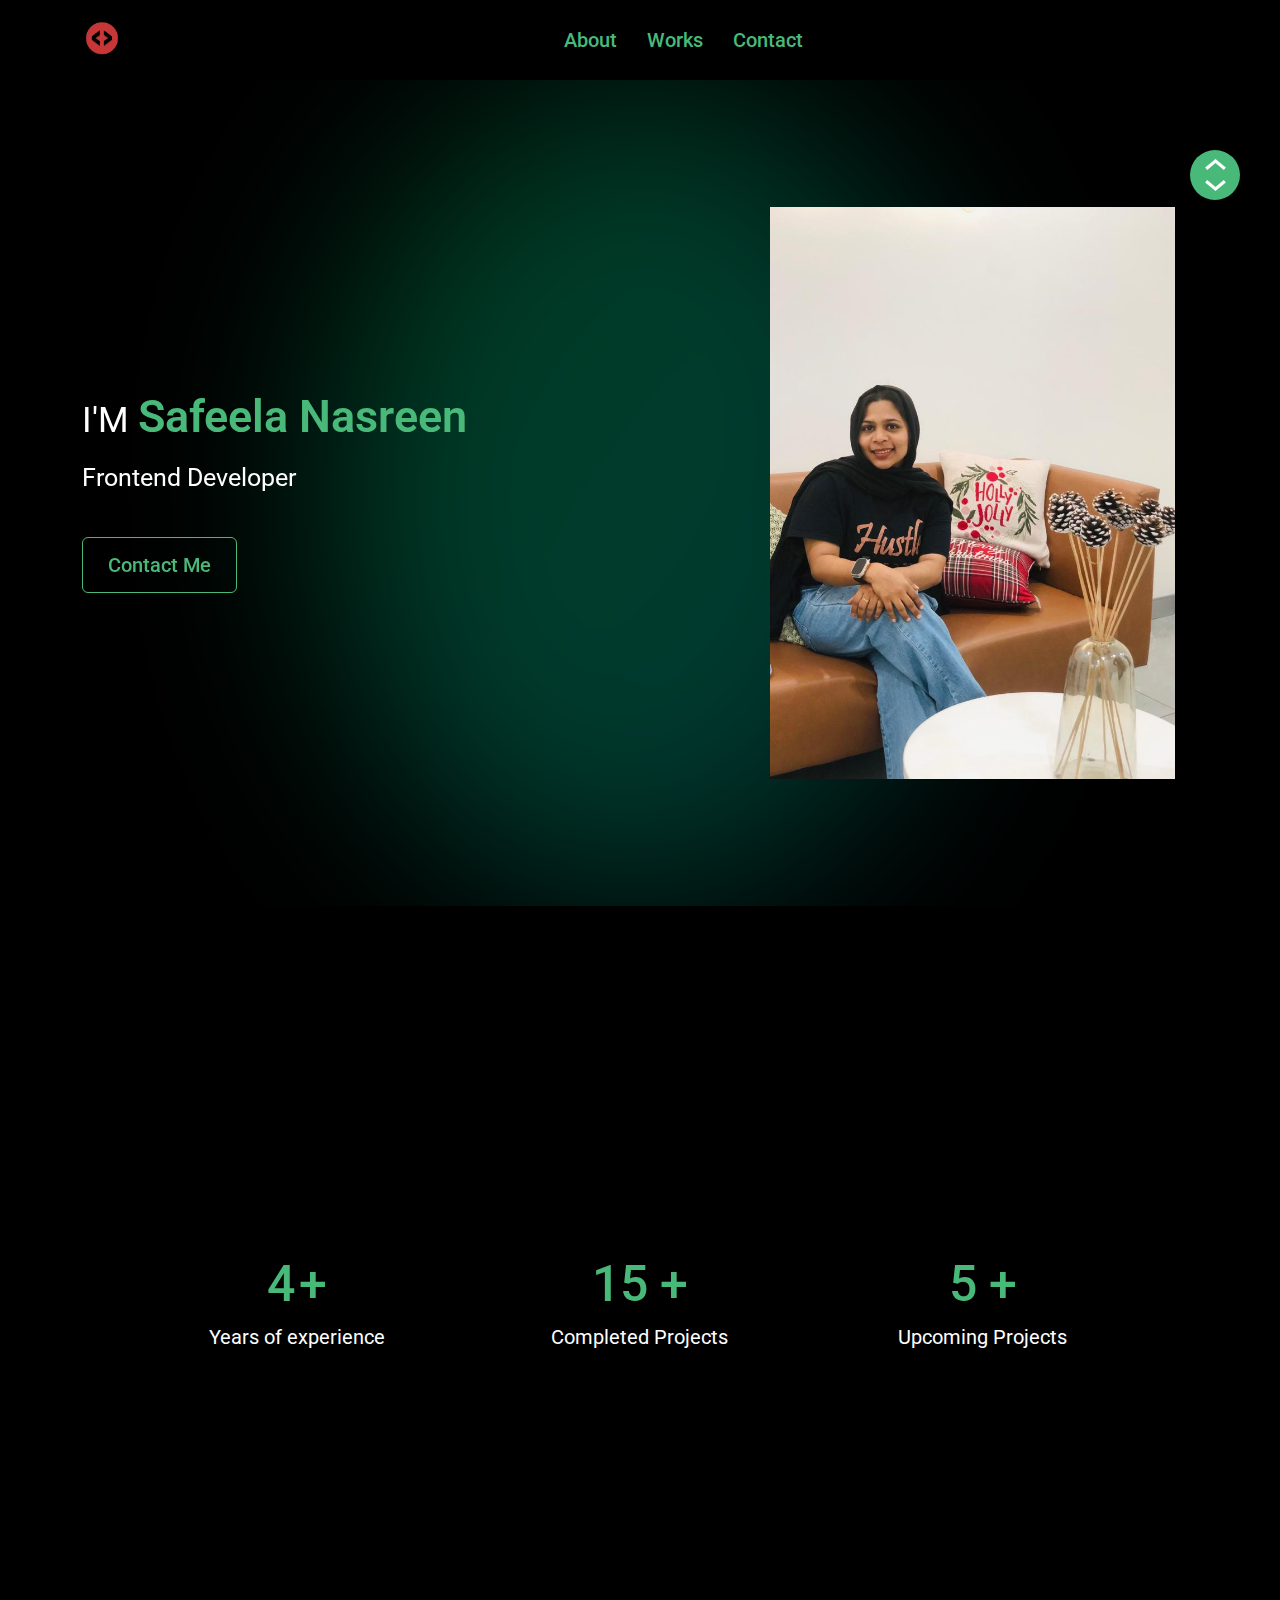
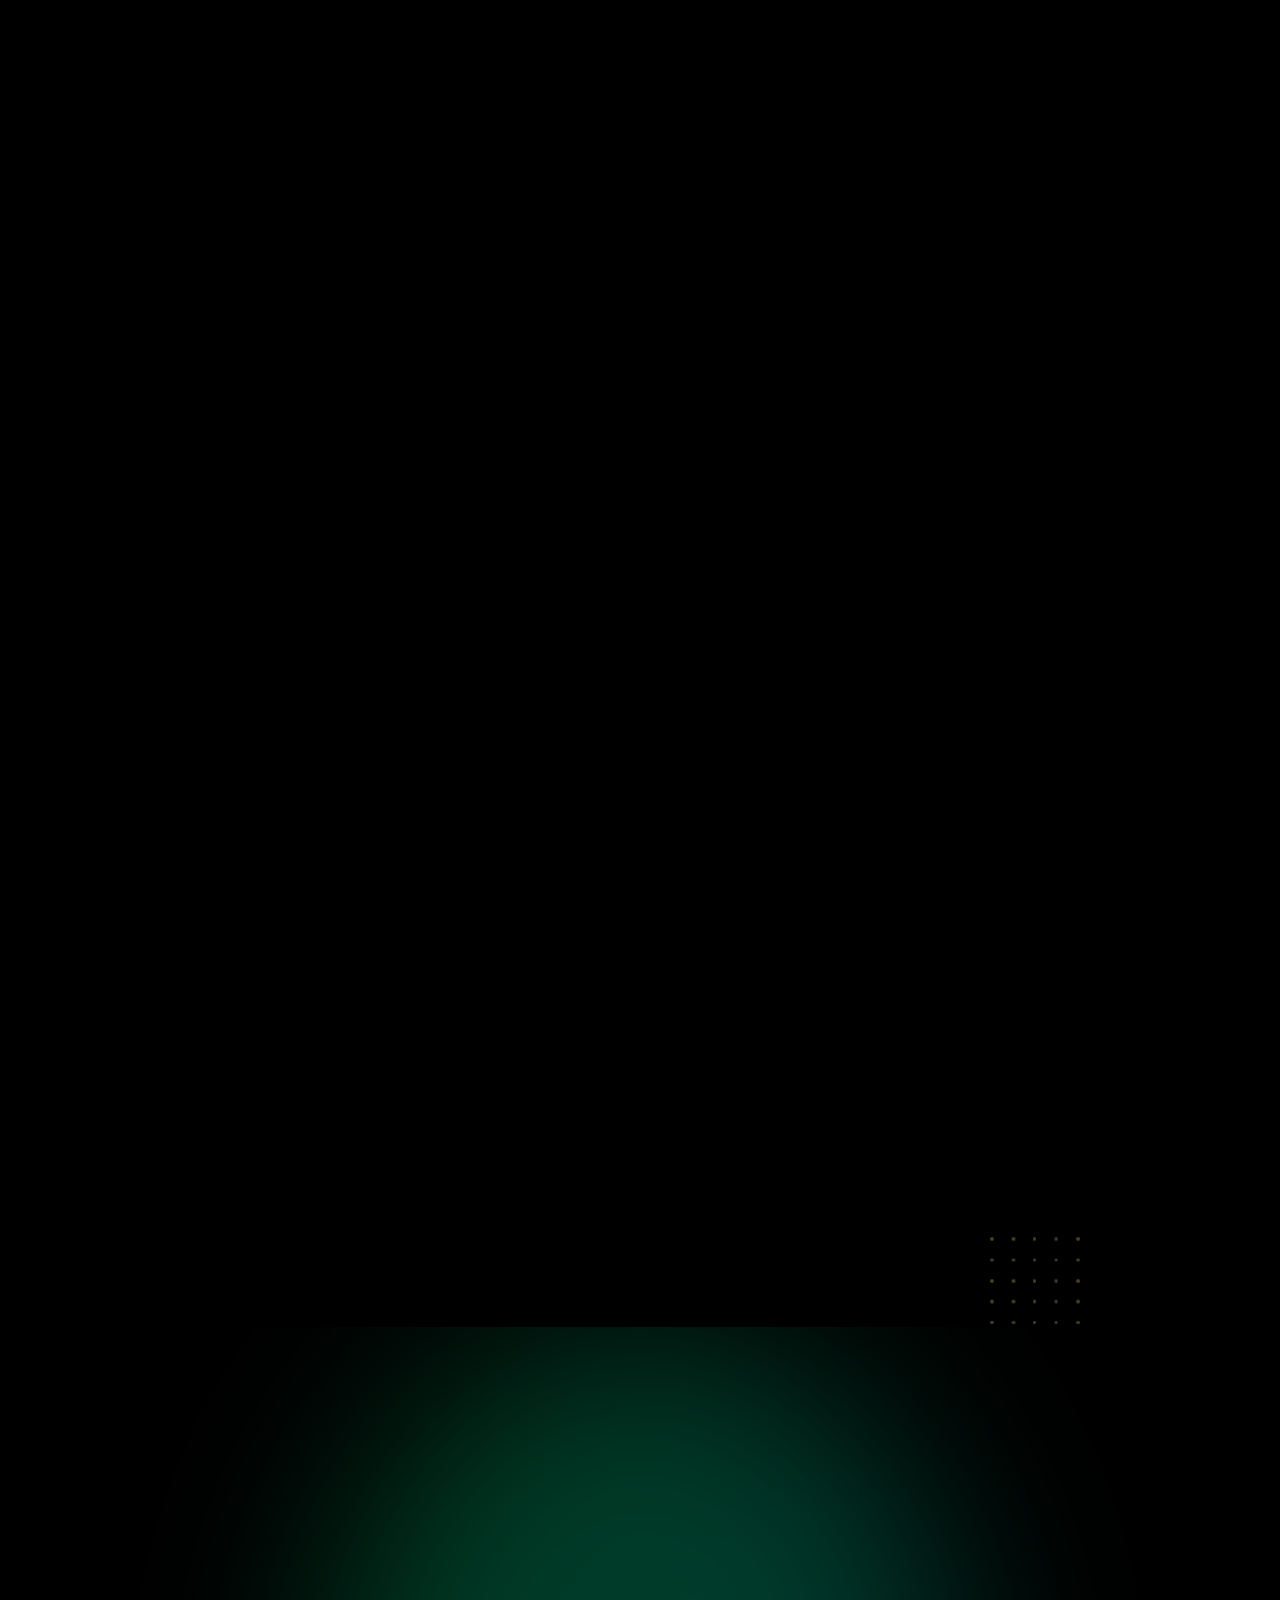
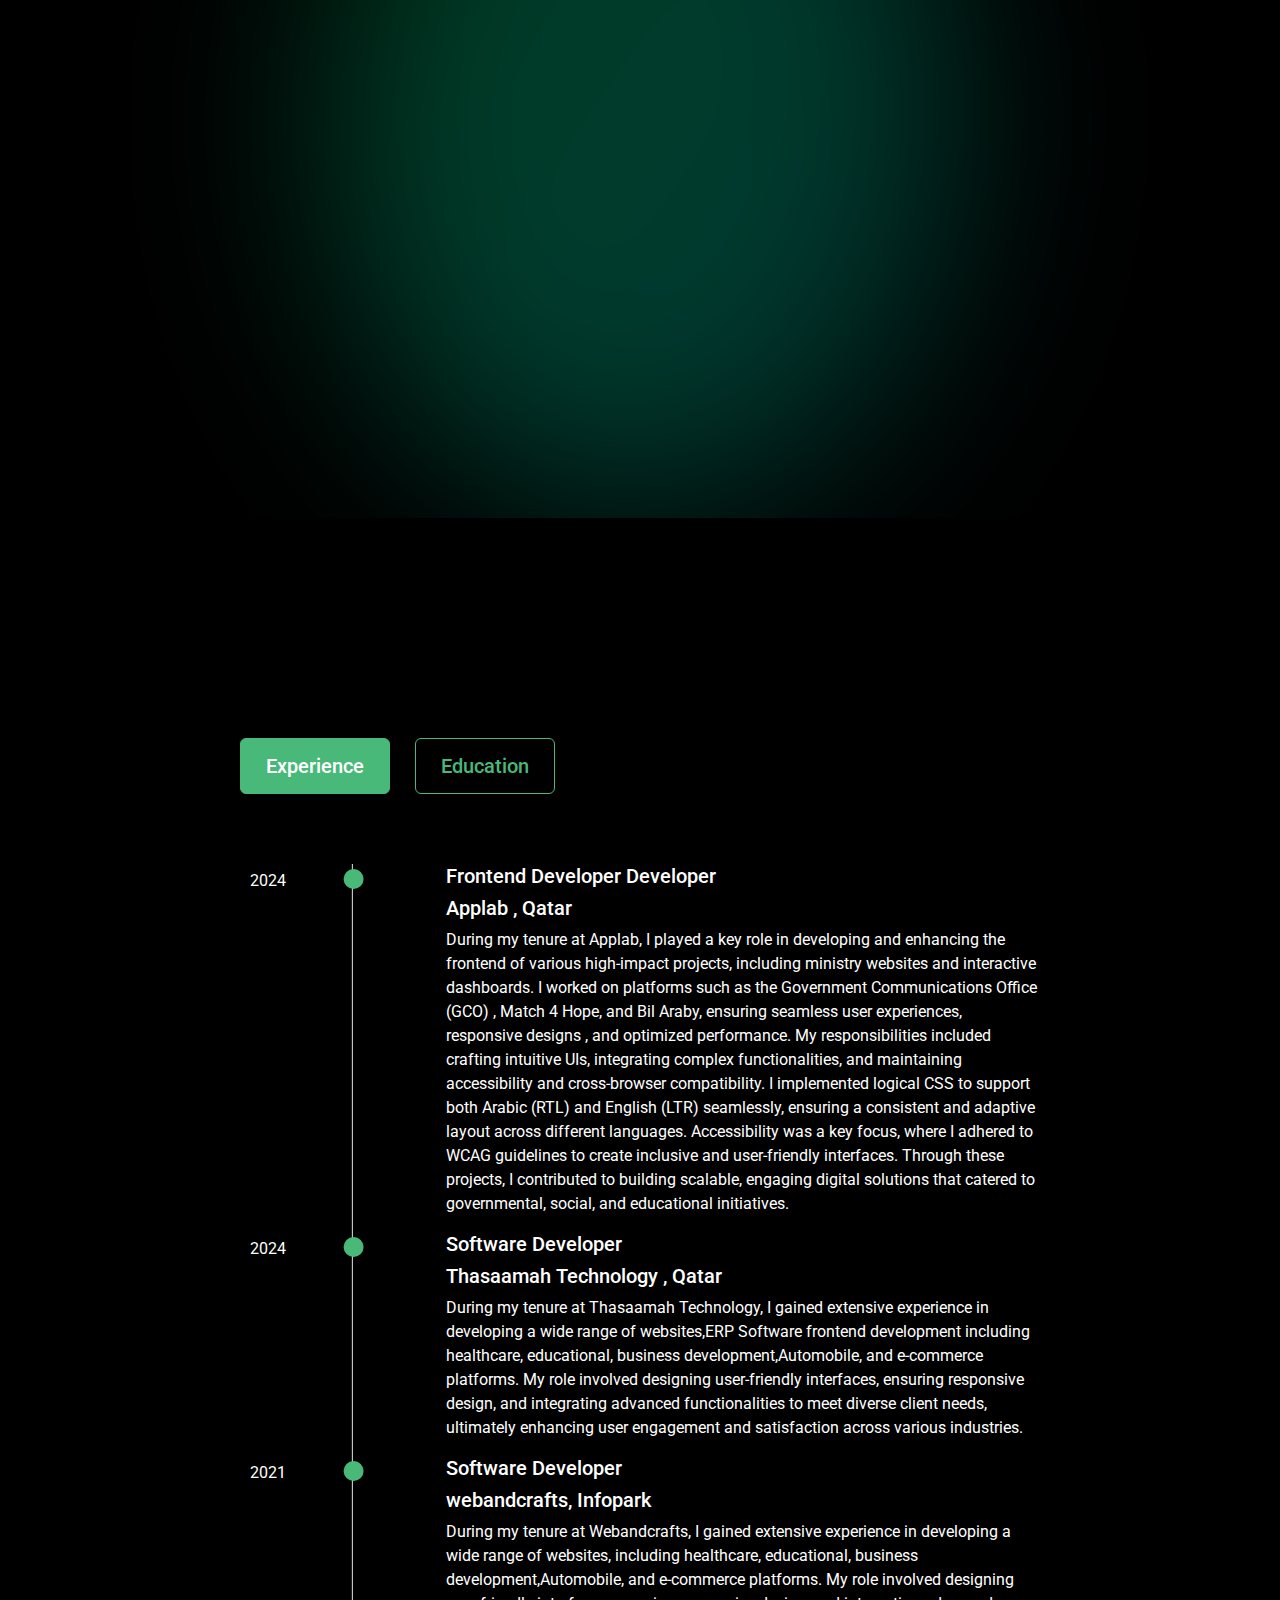
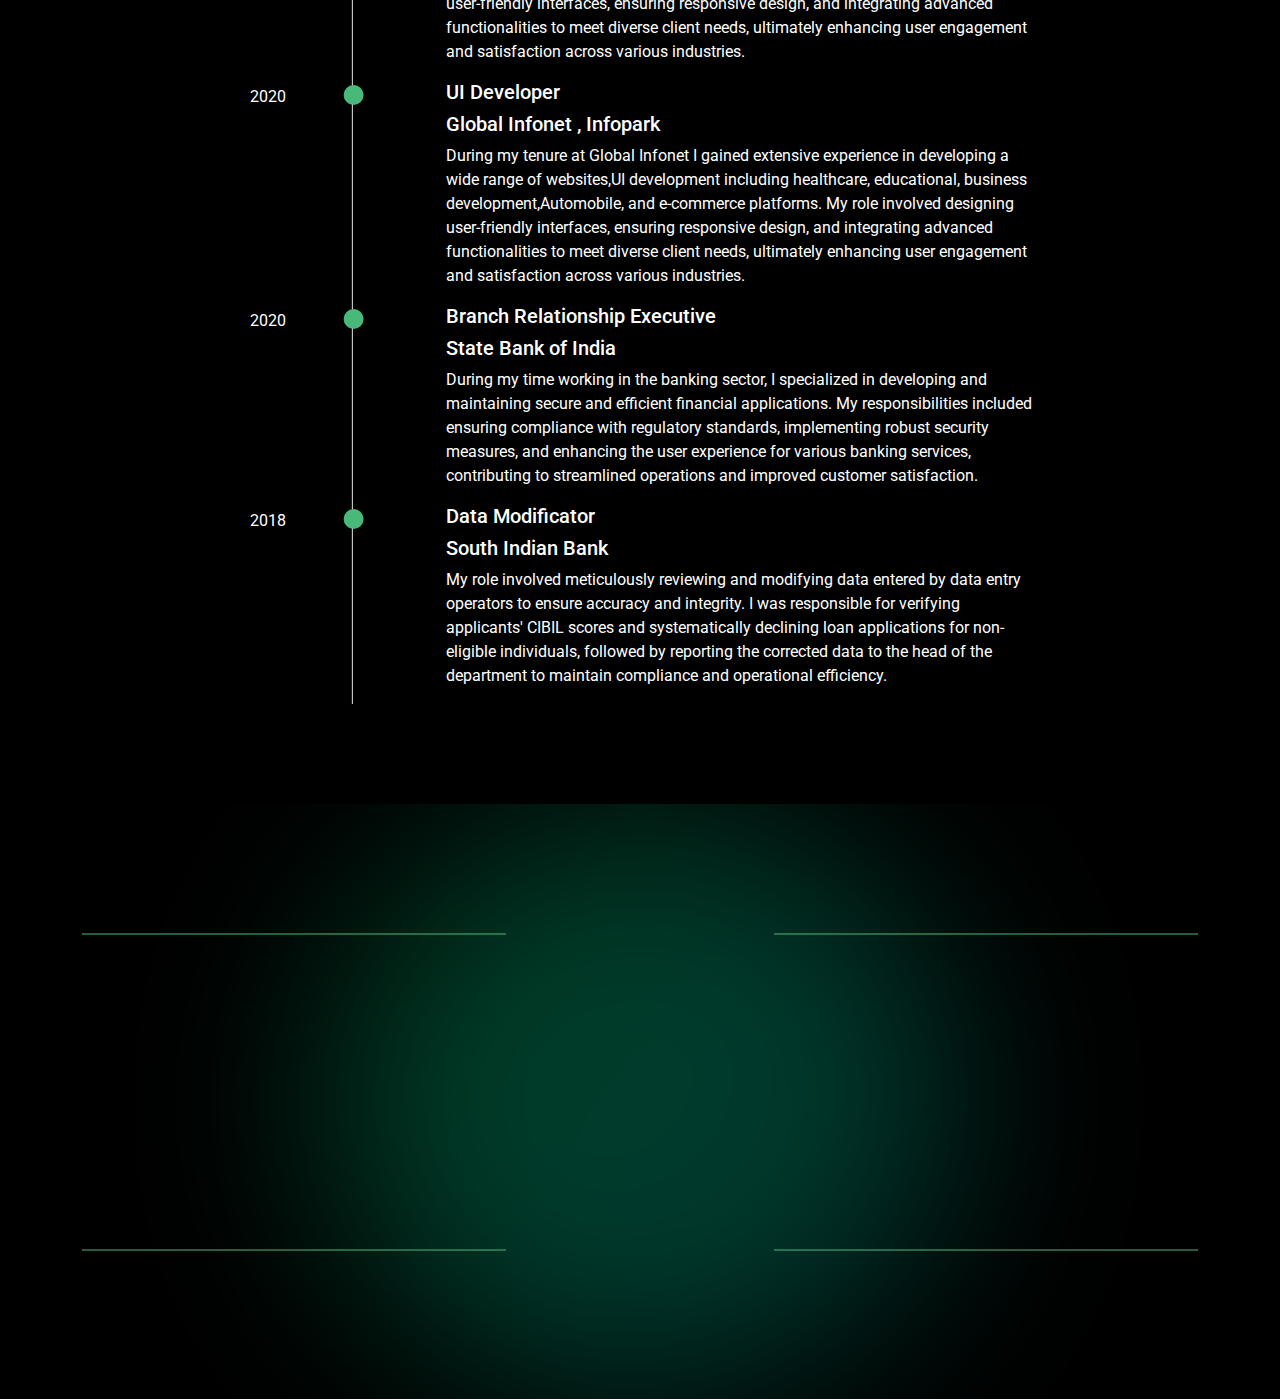
<file: index.html>
<!DOCTYPE html>
<html lang="en">

<head>
  <meta charset="UTF-8" />
  <meta name="viewport" content="width=device-width, initial-scale=1.0" />
  <link rel="icon" type="image/x-icon" href="./images/favicon.ico">
  <title>Safeela</title>
  <link rel="preconnect" href="https://fonts.googleapis.com" />
  <link rel="preconnect" href="https://fonts.gstatic.com" crossorigin />
  <link
    href="https://fonts.googleapis.com/css2?family=Roboto:ital,wght@0,100;0,300;0,400;0,500;0,700;0,900;1,100;1,300;1,400;1,500;1,700;1,900&display=swap"
    rel="stylesheet" />
  <link href="https://cdn.jsdelivr.net/npm/bootstrap@5.3.3/dist/css/bootstrap.min.css" rel="stylesheet"
    integrity="sha384-QWTKZyjpPEjISv5WaRU9OFeRpok6YctnYmDr5pNlyT2bRjXh0JMhjY6hW+ALEwIH" crossorigin="anonymous" />
  <script src="https://cdn.jsdelivr.net/npm/bootstrap@5.3.3/dist/js/bootstrap.bundle.min.js"
    integrity="sha384-YvpcrYf0tY3lHB60NNkmXc5s9fDVZLESaAA55NDzOxhy9GkcIdslK1eN7N6jIeHz"
    crossorigin="anonymous"></script>
  <link rel="stylesheet" href="./icon/style.css" />
  <link rel="stylesheet" href="style.css" />
</head>

<body>
  <!-- ***********header***************** -->
  <header class="header bg">
    <div class="container">
      <nav class="header-nav">
        <div class="logo-area">
          <a href="">
            <figure class="mb-0">
              <img src="./images/logo2.png" alt="logo" />
            </figure>
          </a>
        </div>
        <div class="offcanvas_wrap d-lg-none">

          <div class="btn-menu" type="button" data-bs-toggle="offcanvas" data-bs-target="#offcanvasRight"
            aria-controls="offcanvasRight">
            <span></span>
            <span></span>
            <span></span>
          </div>

          <div class="offcanvas offcanvas-end bg" tabindex="-1" id="offcanvasRight"
            aria-labelledby="offcanvasRightLabel">
            <div class="offcanvas-header">
              <button type="button" class="btn-close" data-bs-dismiss="offcanvas" aria-label="Close"></button>
            </div>
            <div class="offcanvas-body">
              <div class="gradient-bg"></div>

              <div class="title">Contact</div>
              <ul>
                <li>
                  <a href="https://wa.me/+97450132000" class="contact_item d-flex align-items-center">
                    <div class="img_icon">
                      <span class="icon-whatsapp"></span>
                    </div>
                    <p class="mb-0 ps-3">+974 50132000</p>
                  </a>
                </li>
                <li>
                  <a href="tel:+97450132000" class="contact_item d-flex align-items-center">
                    <div class="img_icon">
                      <span class="icon-contact-icon"></span>
                    </div>
                    <p class="mb-0 ps-3">+974 50132000</p>
                  </a>
                </li>
                <li>
                  <a href="mailto:safeelanasreen123@gmail.com" class="contact_item d-flex align-items-center">
                    <div class="img_icon">
                      <span class="icon-mail"></span>
                    </div>
                    <p class="mb-0 ps-3">safeelanasreen123@gmail.com</p>
                  </a>
                </li>
              </ul>
            </div>
          </div>
        </div>
        <ul class="header-links d-none d-lg-flex mb-0">
          <li><a href="#about">About</a></li>
          <li><a href="#works">Works</a></li>
          <li><a href="#contact">Contact</a></li>
        </ul>
      </nav>
    </div>
  </header>
  <main class="main">
    <!-- ********************Banner***************** -->
    <section class=" banner-section section bg ">
      <div class="gradient-bg"></div>
      <div class="floating-label d-none d-md-block">
        <button class="tool-btn">
          <div class="expand_wrap">
            <i class="expand_wrap_top"></i>
            <i class="expand_wrap_bottom"></i>
          </div>
        </button>

        <div class="btn_group">
          <div class="shape"></div>
          <div class="btn_wrap">
            <a href="tel:+97450132000" class="btn_link" onmouseenter="handleTool(event, 0)">
              <button class="floating_btn">
                <!-- <span class="btn_text">Book consultation </span> -->
                <span class="icon-contact-icon"></span>
              </button>
            </a>
          </div>

          <div class="btn_wrap">
            <a href="https://wa.me/+97450132000" class="btn_link" onmouseenter="handleTool(event, 1)">
                <button class="floating_btn">
                  <!-- <span class="btn_text">Book consultation </span> -->
                  <span class="icon-whatsapp"></span>
                </button>
              </a>
          </div>

          <div class="btn_wrap">
            <a href="https://www.linkedin.com/in/safeela-nasreen-016630131/?utm_source=share&utm_campaign=share_via&utm_content=profile&utm_medium=android_app"
              class="btn_link" onmouseenter="handleTool(event, 3)">
              <button class="floating_btn">
                <!-- <span class="btn_text">Book consultation </span> -->
                <span class="icon-linkedin"></span>
              </button>
            </a>
          </div>
        </div>
      </div>

      <div class="container">
        <div class="banner-wrap row flex-column-reverse flex-md-row gy-4">
          <div class="col-md-6 col-xl-7">
            <div class="left-content">
              <div class="banner-anim">
                <h1 class="title-name">I'M <span>Safeela Nasreen</span></h1>
                <p class="p">Frontend Developer</p>
                <div class="btn-wrap mb-1">
                  <a href="tel:+97450132000" class="btn"> Contact Me</a>
                </div>
              </div>
            </div>
          </div>
          <div class="col-md-6 col-xl-5">
            <div class="img-anim">
              <div class="img_wrap">
                <div class="img_item">
                  <figure class="mb-0 ratio">
                    <img src="./images/me2.jpg" alt="profile-img" />
                  </figure>
                </div>
                <div class="img_item">
                  <figure class="mb-0 ratio">
                    <img src="./images/me1.jpg" alt="profile-img" />
                  </figure>
                </div>
              </div>
            </div>
          </div>
        </div>
      </div>
    </section>
    <!-- ***********************About ************************** -->
    <section class="about section anim" id="about">

      <div class="anim-area"></div>
      <div class="dot-shape position-absolute">
        <figure class="mb-0">
          <img src="./images/shape-2.png" alt="dot-shape" />
        </figure>
      </div>
      <div class="container">
        <h2 class="title fade-in">About</h2>
        <div class="about-content">
          <p class="mb-0 fade-in about_p">
            Dedicated to crafting engaging digital experiences. With 5 years
            of experience, I specialize in creating sleek web applications and
            intuitive mobile interfaces. Proficient in HTML5, CSS3,
            JavaScript, and frameworks like React and Angular, I blend
            creativity with functionality to deliver user-centric designs.
            Let's collaborate to build something extraordinary!
          </p>
          <div class="about_detail">
            <div class="row g-4 justify-content-center">
              <div class="col-6 col-md-4">
                <div class="count_wrap">
                  <div><span class="counter">4</span> <span>+</span></div>
                  <p>Years of experience</p>
                </div>
              </div>
              <div class="col-6 col-md-4">
                <div class="count_wrap">
                  <div><span class="counter">15 </span> <span>+</span></div>
                  <p>Completed Projects</p>
                </div>
              </div>
              <div class="col-6 col-md-4">
                <div class="count_wrap">
                  <div><span class="counter">5 </span> <span>+</span></div>
                  <p>Upcoming Projects</p>
                </div>
              </div>
            </div>
          </div>
        </div>
        <div class="about-skills">
          <h3 class="title text-center fade-in">My skills</h3>
          <div class="about-skills_wrap">
            <div class="d-flex flex-wrap wrap">
              <!-- <div class="col-md-3 "> -->
              <div class="item fade-in">
                <div class="icon-wrap bg">
                  <span class="icon-html5"></span>
                </div>
                <h4>Html</h4>
              </div>
              <!-- </div> -->
              <!-- <div class="col-md-3"> -->
              <div class="item fade-in">
                <div class="icon-wrap">
                  <span class="icon-css3"></span>
                </div>
                <h4>CSS</h4>
              </div>

              <!-- </div> -->
              <div class="item fade-in">
                <div class="icon-wrap">
                  <span class="icon-javascript"></span>
                </div>
                <h4>JavaScript</h4>
              </div>
              <div class="item fade-in">
                <div class="icon-wrap">
                  <span class="icon-react"></span>
                </div>
                <h4>React</h4>
              </div>
              <div class="item fade-in">
                <div class="icon-wrap">
                  <span class="icon-next-dot-js"></span>
                </div>
                <h4>Next</h4>
              </div>
              <div class="item fade-in">
                <div class="icon-wrap">
                  <span class="icon-git"></span>
                </div>
                <h4>Git Source Control</h4>
              </div>
              <div class="item fade-in">
                <div class="icon-wrap">
                  <span class="icon-sass"></span>
                </div>
                <h4>Sass</h4>
              </div>
              <div class="item fade-in">
                <div class="icon-wrap">
                  <span class="icon-adobexd"></span>
                </div>
                <h4>Adobe XD</h4>
              </div>
              <div class="item fade-in">
                <div class="icon-wrap">
                  <span class="icon-figma"></span>
                </div>
                <h4>Figma</h4>
              </div>
              <div class="item fade-in">
                <figure class="icon-wrap img_wrap">
                  <img src="./images/gsap-greensock.svg" alt="gsap" />
                </figure>
                <h4>Gsap</h4>
              </div>
            </div>
          </div>
        </div>
      </div>
    </section>
    <!-- ------------work section--------------- -->
    <section class="works bg section anim" id="works">
      <div class="gradient-bg"></div>

      <div class="container">
        <h5 class="title text-center fade-in">Works</h5>
        <div class="works_wrap">
          <div class="row gy-4">
            <div class="col-sm-6 col-md-4 fade-in">
              <a href="https://mdx.ac.ae/" class="work_link">
                <figure class="mb-0 ratio">
                  <img src="./images/mdx.webp" alt="mdx-img" />
                </figure>
                <div class="img-content position-absolute">
                  <h5 class="work_link_ttl">Mdx University Dubai</h5>
                  <p class="work_link_p">
                    Education: Revamping the digital face of a world-class university for better visual impact
                  </p>
                </div>
              </a>
            </div>
            <div class="col-sm-6 col-md-4 fade-in">
              <a href="https://mexecution.com/" class="work_link">
                <figure class="mb-0 ratio">
                  <img src="./images/mexecution.webp" alt="mexecution-img" />
                </figure>
                <div class="img-content position-absolute">
                  <h5 class="work_link_ttl">Mexecution</h5>
                  <p class="work_link_p">
                    Real Estate: Support companies for an independent expansion to Mexico to manufacture or
                    market their products locally and distribute them on the continent America.

                  </p>
                </div>
              </a>
            </div>
            <div class="col-sm-6 col-md-4 fade-in">
              <a href="https://www.parisunitedgroup.com/" class="work_link">
                <figure class="mb-0 ratio">
                  <img src="./images/parishyper.webp" alt="paris-hyper-img" />
                </figure>
                <div class="img-content position-absolute">
                  <h5 class="work_link_ttl">Paris United Group</h5>
                  <p class="work_link_p">
                    The Paris united group's voyage started in the 1995 with a modest goal in mind: to give the
                    people of Qatar access to the best perishable and nonperishable products available.
                  </p>
                </div>
              </a>
            </div>
            <div class="col-sm-6 col-md-4 fade-in">
              <a href="https://agappe.tel/" class="work_link">
                <figure class="mb-0 ratio">
                  <img src="./images/agappe.webp" alt="agappe-tel-img" />
                </figure>
                <div class="img-content position-absolute">
                  <h5 class="work_link_ttl">Agappe</h5>
                  <p class="work_link_p">
                    Agappe is the leading in vitro diagnostics company in India and manufacturer of IVD reagent kits and
                    high-quality medical laboratory equipment .Agappe's application portal service section streamlines
                    application management in one convenient platform.
                  </p>
                </div>
              </a>
            </div>
            <div class="col-sm-6 col-md-4 fade-in">
              <a href="https://symphonyevents.com.au/" class="work_link">
                <figure class="mb-0 ratio">
                  <img src="./images/symphony.webp" alt="symphony-img" />
                </figure>
                <div class="img-content position-absolute">
                  <h5 class="work_link_ttl">Symphony</h5>
                  <p class="work_link_p">
                    Event Management: A serene website creating digital waves for unforgettable moments
                  </p>
                </div>
              </a>
            </div>
            <div class="col-sm-6 col-md-4 fade-in">
              <a href="https://nuve.ai/" class="work_link">
                <figure class="mb-0 ratio">
                  <img src="./images/nuve.webp" alt="nuve-img" />
                </figure>
                <div class="img-content position-absolute">
                  <h5 class="work_link_ttl">Nuve</h5>
                  <p class="work_link_p">
                    Health Care:digital platform that provides comprehensive information on medical conditions, wellness
                    tips, and preventive care
                  </p>
                </div>
              </a>
            </div>
          </div>
        </div>
      </div>
    </section>
    <!-- -------------experience Section ------------------- -->
    <section class="experience section anim">
      <!-- <div class="ellipse position-absolute ">
          <svg xmlns="http://www.w3.org/2000/svg" width="664.228" height="655.162" viewBox="0 0 664.228 655.162">
        <g id="Ellipse_green" data-name="Ellipse 79" transform="translate(0 655.162) rotate(-90)" fill="none" stroke="#dfa08b" stroke-width="16">
          <ellipse cx="327.581" cy="332.114" rx="327.581" ry="332.114" stroke="none"></ellipse>
          <ellipse cx="327.581" cy="332.114" rx="319.581" ry="324.114" fill="none"></ellipse>
        </g>
      </svg>
      
          </div> -->
      <div class="anim-area"></div>
      <div class="container">
        <h5 class="title fade-in">Experience</h5>
        <div class="tab_wrap position-relative">
          <ul class="nav nav-pills" id="pills-tab" role="tablist">
            <li class="nav-item" role="presentation">
              <button class="nav-link active btn" id="pills-experience-tab" data-bs-toggle="pill"
                data-bs-target="#pills-experience" type="button" role="tab" aria-controls="pills-home"
                aria-selected="true">
                Experience
              </button>
            </li>
            <li class="nav-item" role="presentation">
              <button class="nav-link btn" id="pills-profile-tab" data-bs-toggle="pill"
                data-bs-target="#pills-education" type="button" role="tab" aria-controls="pills-education"
                aria-selected="false">
                Education
              </button>
            </li>
          </ul>
          <div class="tab-content" id="pills-tabContent">
            <div class="tab-pane fade show active" id="pills-experience" role="tabpanel"
              aria-labelledby="pills-experience-tab" tabindex="0">
              <div class="experience_wrapper row">
                <div class="col-3 position-relative">
                  <div class="year bg">
                    <p class="mb-0">2024</p>
                  </div>
                  <span class="circle position-absolute"> </span>
                </div>
                <div class="col-9 position-relative">
                  <div class="right">
                    <h5>Frontend Developer Developer</h5>
                    <h5 class="sub-ttl">Applab , Qatar</h5>
                    <p>
                      During my tenure at Applab, I played a key role in developing and 
                      enhancing the frontend of various high-impact projects,
                      including ministry websites and interactive dashboards. 
                      I worked on platforms such as the Government Communications Office (GCO)
                      , Match 4 Hope, and Bil Araby, ensuring seamless user experiences, responsive designs
                      , and optimized performance. My responsibilities included crafting intuitive UIs, 
                      integrating complex functionalities, and maintaining accessibility and cross-browser compatibility.
                    I implemented logical CSS to support both Arabic (RTL) and English (LTR) seamlessly, ensuring a consistent and adaptive layout across different languages.
                      Accessibility was a key focus, where I adhered to WCAG guidelines to create inclusive and user-friendly interfaces. Through these projects, 
                      I contributed to building scalable, engaging digital solutions that catered to governmental, social, and educational initiatives.
                    </p>
                  </div>
                </div>
                
                <div class="col-3 position-relative">
                  <div class="year bg">
                    <p class="mb-0">2024</p>
                  </div>
                  <span class="circle position-absolute"> </span>
                </div>
                <div class="col-9 position-relative">
                  <div class="right">
                    <h5>Software Developer</h5>
                    <h5 class="sub-ttl">Thasaamah Technology , Qatar</h5>
                    <p>
                      During my tenure at Thasaamah Technology, I gained extensive experience in developing a wide range of
                      websites,ERP Software frontend development including healthcare, educational, business development,Automobile, and e-commerce
                      platforms. My
                      role involved designing user-friendly interfaces, ensuring responsive design, and integrating
                      advanced functionalities to meet diverse client needs, ultimately enhancing user engagement and
                      satisfaction across various industries.
                    </p>
                  </div>
                </div>
                <div class="col-3 position-relative">
                  <div class="year bg">
                    <p class="mb-0">2021</p>
                  </div>
                  <span class="circle position-absolute"> </span>
                </div>

                <div class="col-9 position-relative">
                  <div class="right">
                    <h5>Software Developer</h5>
                    <h5 class="sub-ttl">webandcrafts, Infopark</h5>
                    <p>
                      During my tenure at Webandcrafts, I gained extensive experience in developing a wide range of
                      websites, including healthcare, educational, business development,Automobile, and e-commerce
                      platforms. My
                      role involved designing user-friendly interfaces, ensuring responsive design, and integrating
                      advanced functionalities to meet diverse client needs, ultimately enhancing user engagement and
                      satisfaction across various industries.
                    </p>
                  </div>
                </div>
                
                <div class="col-3 position-relative">
                  <div class="year bg">
                    <p class="mb-0">2020</p>
                  </div>
                  <span class="circle position-absolute"> </span>
                </div>
                <div class="col-9 position-relative">
                  <div class="right">
                    <h5>UI Developer</h5>
                    <h5 class="sub-ttl">Global Infonet , Infopark</h5>
                    <p>
                      During my tenure at Global Infonet I gained extensive experience in developing a wide range of
                      websites,UI  development including healthcare, educational, business development,Automobile, and e-commerce
                      platforms. My
                      role involved designing user-friendly interfaces, ensuring responsive design, and integrating
                      advanced functionalities to meet diverse client needs, ultimately enhancing user engagement and
                      satisfaction across various industries.
                    </p>
                  </div>
                </div>
                <div class="col-3 position-relative">
                  <div class="year bg">
                    <p class="mb-0">2020</p>
                  </div>
                  <span class="circle position-absolute"> </span>
                </div>

                <div class="col-9 position-relative">
                  <div class="right">
                    <h5> Branch Relationship Executive </h5>
                    <h5 class="sub-ttl">State Bank of India</h5>
                    <p>
                      During my time working in the banking sector, I specialized in developing and maintaining secure
                      and efficient financial applications. My responsibilities included ensuring compliance with
                      regulatory standards, implementing robust security measures, and enhancing the user experience for
                      various banking services, contributing to streamlined operations and improved customer
                      satisfaction.
                    </p>
                  </div>
                </div>
                <div class="col-3 position-relative">
                  <div class="year bg">
                    <p class="mb-0">2018</p>
                  </div>
                  <span class="circle position-absolute"> </span>
                </div>

                <div class="col-9 position-relative">
                  <div class="right">
                    <h5>Data Modificator</h5>
                    <h5 class="sub-ttl">South Indian Bank</h5>
                    <p>
                      My role involved meticulously reviewing and modifying data entered by data entry operators to
                      ensure accuracy and integrity. I was responsible for verifying applicants' CIBIL scores and
                      systematically declining loan applications for non-eligible individuals, followed by reporting the
                      corrected data to the head of the department to maintain compliance and operational efficiency.
                    </p>
                  </div>
                </div>
              </div>
            </div>
            <div class="tab-pane fade" id="pills-education" role="tabpanel" aria-labelledby="pills-education-tab"
              tabindex="0">
              <div class="experience_wrapper row">
                <div class="col-3 position-relative">
                  <div class="year bg">
                    <p class="mb-0">2016</p>
                  </div>
                  <span class="circle position-absolute"> </span>
                </div>

                <div class="col-9">
                  <div class="right">
                    <h5>Bachelor's Degree in Electronics and Communication engineering</h5>
                    <h5 class="sub-ttl"> Cusat University</h5>
                    <p>
                      Completed my Bachelor's degree in Electronics and Communications Engineering from CUSAT
                      University with an average CGPA of 7.69.
                    </p>
                  </div>
                </div>
                <div class="col-3 position-relative">
                  <div class="year bg">
                    <p class="mb-0">2012</p>
                  </div>
                  <span class="circle position-absolute"> </span>
                </div>

                <div class="col-9">
                  <div class="right">
                    <h5>Higher secondary School Education</h5>
                    <h5 class="sub-ttl">DGHSS</h5>
                    <p>
                      Completed my high school education at DGHSS, achieving a remarkable score of 95%.
                    </p>
                  </div>
                </div>
              </div>
            </div>
          </div>
        </div>
      </div>
    </section>

    <!-- -----------------CONTACT section---------------- -->
    <section class="section bg contact-me anim" id="contact">
      <div class="gradient-bg"></div>

      <div class="container">
        <div class="ttl_wrap position-relative">
          <h6 class="title text-center fade-in">Contact Me</h6>
        </div>

        <div class="contact-me_wrap">
          <div class="row justify-content-center gy-4">
            <div class="col-md-6 fade-in">
              <a href="mailto:safeelanasreen123@gmail.com" class="contact_item d-flex align-items-center">
                <div class="img_icon">
                  <span class="icon-mail"></span>
                </div>
                <p class="mb-0">safeelanasreen123@gmail.com</p>
              </a>
            </div>
            <div class="col-md-6 fade-in">
              <a href="tel:+97450132000" class="contact_item d-flex align-items-center">
                <div class="img_icon">
                  <span class="icon-contact-icon"></span>
                </div>
                <p class="mb-0">+974 50132000</p>
              </a>
            </div>
            <div class="col-md-6 fade-in">
              <a href="https://wa.me/+97450132000" class="contact_item d-flex align-items-center">
                <div class="img_icon">
                  <span class="icon-whatsapp"></span>
                </div>
                <p class="mb-0">+974 50132000</p>
              </a>
            </div>
          </div>
        </div>
        <div class="ttl_wrap position-relative">
          <div class="social_wrap fade-in">
            <ul class="d-flex mb-5 p-0">
              <li>
                <a
                  href="https://www.linkedin.com/in/safeela-nasreen-016630131/?utm_source=share&utm_campaign=share_via&utm_content=profile&utm_medium=android_app"><span
                    class="icon-linkedin"></span></a>
              </li>
              <li>
                <a href="https://www.instagram.com/saff_nazrin/?igsh=bnN2MGpqNHRjeDht"><span
                    class="icon-instagram"></span></a>
              </li>
              <li>
                <a href="https://wa.me/+97450132000"> <span class="icon-whatsapp"></span> </a>
              </li>
            </ul>
             <p class="text-center mb-0">Design & Developed by <a href="#"> Safeela Nasreen</a></p>

          </div>
        </div>
      </div>
    </section>
  </main>
  <script type="module" src="./script.js"></script>
</body>

</html>
<script>
  // Define the handleTool function
  function handleTool(event, index) {
    const button = event.target.closest(".btn_wrap");
    if (!button) return;

    // Update button index and position
    btnIndex = index;
    setToolBtnPos(button.offsetTop);

    // Update floating menu visual state
    updateFloatingMenu();
  }

  // State variables
  let toolBtnPos = 4;
  let btnIndex = 0; // Initial index set to -1 (no active button)

  // Function to update floating menu based on state values
  function updateFloatingMenu() {
    const shapeElement = document.querySelector(".shape");
    if (shapeElement) {
      // Update shape color based on button index
      shapeElement.className = `shape color_${btnIndex + 1}`;
      // Update shape position based on toolBtnPos
      shapeElement.style.top = `${toolBtnPos}px`;
    }
  }

  // Function to set the tool button position
  function setToolBtnPos(pos) {
    toolBtnPos = pos;
  }

  // Initial update of floating menu
  updateFloatingMenu();
</script>
</file>
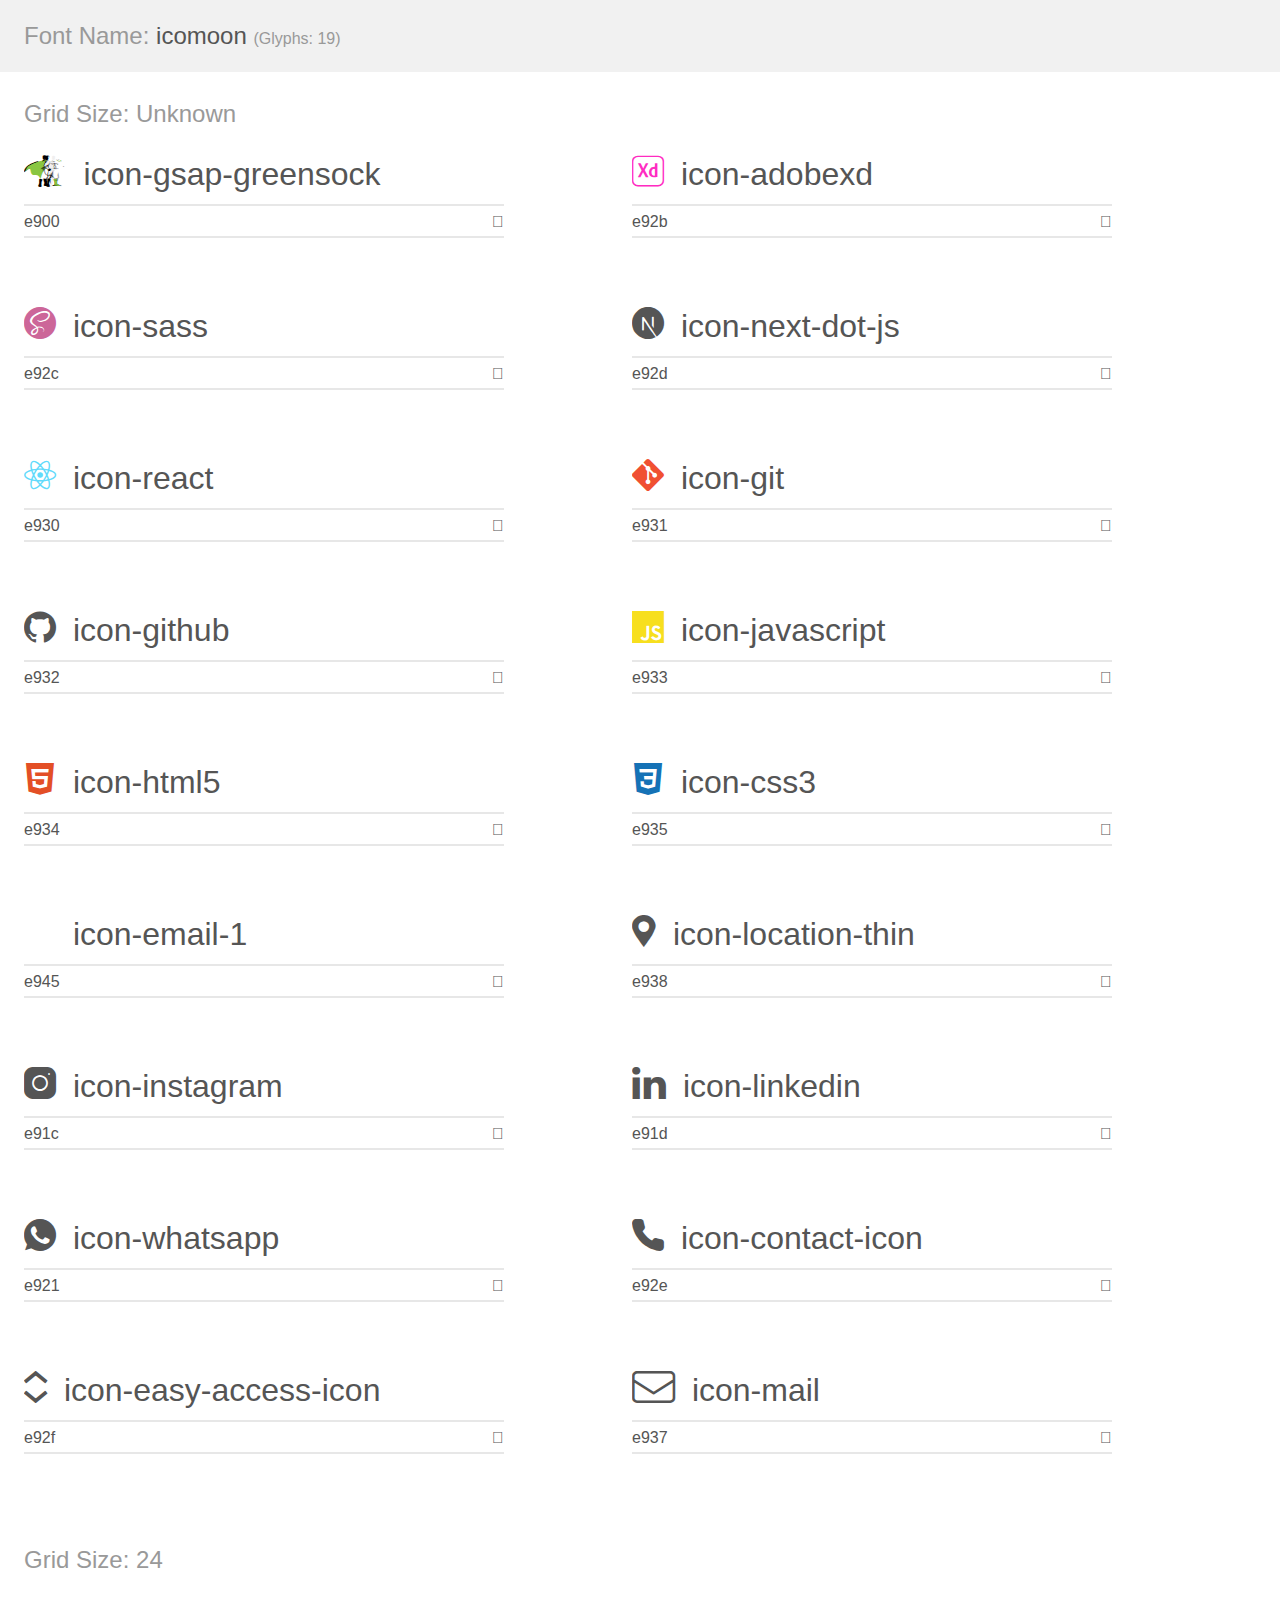
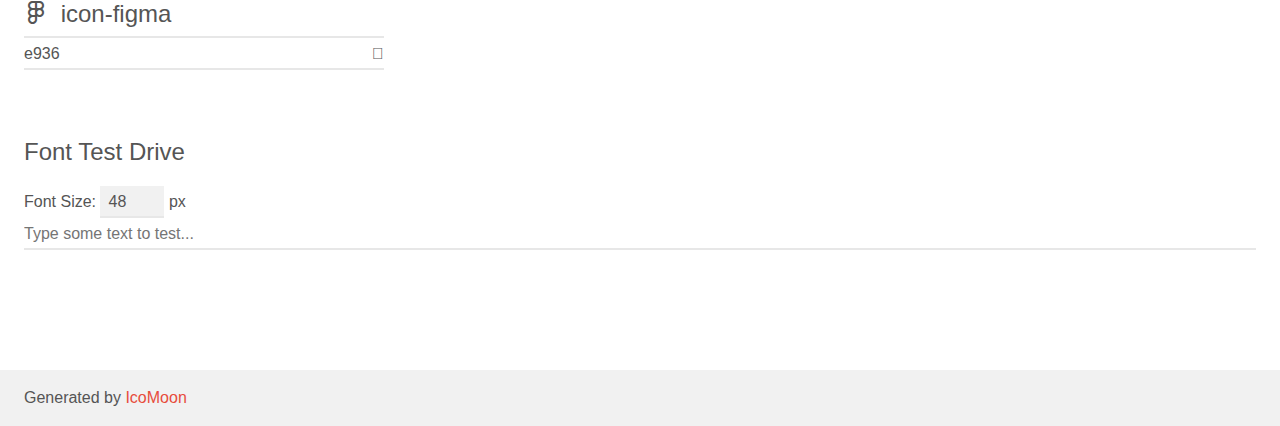
<file: icon/demo.html>
<!doctype html>
<html>
<head>
    <meta charset="utf-8">
    <title>IcoMoon Demo</title>
    <meta name="description" content="An Icon Font Generated By IcoMoon.io">
    <meta name="viewport" content="width=device-width, initial-scale=1">
    <link rel="stylesheet" href="demo-files/demo.css">
    <link rel="stylesheet" href="style.css"></head>
<body>
    <div class="bgc1 clearfix">
        <h1 class="mhmm mvm"><span class="fgc1">Font Name:</span> icomoon <small class="fgc1">(Glyphs:&nbsp;19)</small></h1>
    </div>
    <div class="clearfix mhl ptl">
        <h1 class="mvm mtn fgc1">Grid Size: Unknown</h1>
        <div class="glyph fs1">
            <div class="clearfix bshadow0 pbs">
                <span class="icon-gsap-greensock"><span class="path1"></span><span class="path2"></span><span class="path3"></span><span class="path4"></span><span class="path5"></span><span class="path6"></span><span class="path7"></span><span class="path8"></span><span class="path9"></span><span class="path10"></span><span class="path11"></span><span class="path12"></span><span class="path13"></span><span class="path14"></span><span class="path15"></span><span class="path16"></span><span class="path17"></span><span class="path18"></span><span class="path19"></span><span class="path20"></span><span class="path21"></span><span class="path22"></span><span class="path23"></span><span class="path24"></span><span class="path25"></span><span class="path26"></span><span class="path27"></span><span class="path28"></span><span class="path29"></span><span class="path30"></span><span class="path31"></span><span class="path32"></span><span class="path33"></span><span class="path34"></span><span class="path35"></span><span class="path36"></span><span class="path37"></span><span class="path38"></span><span class="path39"></span><span class="path40"></span></span>
                <span class="mls"> icon-gsap-greensock</span>
            </div>
            <fieldset class="fs0 size1of1 clearfix hidden-false">
                <input type="text" readonly value="e900" class="unit size1of2" />
                <input type="text" maxlength="1" readonly value="&#xe900;" class="unitRight size1of2 talign-right" />
            </fieldset>
            <div class="fs0 bshadow0 clearfix hidden-true">
                <span class="unit pvs fgc1">liga: </span>
                <input type="text" readonly value="" class="liga unitRight" />
            </div>
        </div>
        <div class="glyph fs1">
            <div class="clearfix bshadow0 pbs">
                <span class="icon-adobexd"></span>
                <span class="mls"> icon-adobexd</span>
            </div>
            <fieldset class="fs0 size1of1 clearfix hidden-false">
                <input type="text" readonly value="e92b" class="unit size1of2" />
                <input type="text" maxlength="1" readonly value="&#xe92b;" class="unitRight size1of2 talign-right" />
            </fieldset>
            <div class="fs0 bshadow0 clearfix hidden-true">
                <span class="unit pvs fgc1">liga: </span>
                <input type="text" readonly value="" class="liga unitRight" />
            </div>
        </div>
        <div class="glyph fs1">
            <div class="clearfix bshadow0 pbs">
                <span class="icon-sass"></span>
                <span class="mls"> icon-sass</span>
            </div>
            <fieldset class="fs0 size1of1 clearfix hidden-false">
                <input type="text" readonly value="e92c" class="unit size1of2" />
                <input type="text" maxlength="1" readonly value="&#xe92c;" class="unitRight size1of2 talign-right" />
            </fieldset>
            <div class="fs0 bshadow0 clearfix hidden-true">
                <span class="unit pvs fgc1">liga: </span>
                <input type="text" readonly value="" class="liga unitRight" />
            </div>
        </div>
        <div class="glyph fs1">
            <div class="clearfix bshadow0 pbs">
                <span class="icon-next-dot-js"></span>
                <span class="mls"> icon-next-dot-js</span>
            </div>
            <fieldset class="fs0 size1of1 clearfix hidden-false">
                <input type="text" readonly value="e92d" class="unit size1of2" />
                <input type="text" maxlength="1" readonly value="&#xe92d;" class="unitRight size1of2 talign-right" />
            </fieldset>
            <div class="fs0 bshadow0 clearfix hidden-true">
                <span class="unit pvs fgc1">liga: </span>
                <input type="text" readonly value="" class="liga unitRight" />
            </div>
        </div>
        <div class="glyph fs1">
            <div class="clearfix bshadow0 pbs">
                <span class="icon-react"></span>
                <span class="mls"> icon-react</span>
            </div>
            <fieldset class="fs0 size1of1 clearfix hidden-false">
                <input type="text" readonly value="e930" class="unit size1of2" />
                <input type="text" maxlength="1" readonly value="&#xe930;" class="unitRight size1of2 talign-right" />
            </fieldset>
            <div class="fs0 bshadow0 clearfix hidden-true">
                <span class="unit pvs fgc1">liga: </span>
                <input type="text" readonly value="" class="liga unitRight" />
            </div>
        </div>
        <div class="glyph fs1">
            <div class="clearfix bshadow0 pbs">
                <span class="icon-git"></span>
                <span class="mls"> icon-git</span>
            </div>
            <fieldset class="fs0 size1of1 clearfix hidden-false">
                <input type="text" readonly value="e931" class="unit size1of2" />
                <input type="text" maxlength="1" readonly value="&#xe931;" class="unitRight size1of2 talign-right" />
            </fieldset>
            <div class="fs0 bshadow0 clearfix hidden-true">
                <span class="unit pvs fgc1">liga: </span>
                <input type="text" readonly value="" class="liga unitRight" />
            </div>
        </div>
        <div class="glyph fs1">
            <div class="clearfix bshadow0 pbs">
                <span class="icon-github"></span>
                <span class="mls"> icon-github</span>
            </div>
            <fieldset class="fs0 size1of1 clearfix hidden-false">
                <input type="text" readonly value="e932" class="unit size1of2" />
                <input type="text" maxlength="1" readonly value="&#xe932;" class="unitRight size1of2 talign-right" />
            </fieldset>
            <div class="fs0 bshadow0 clearfix hidden-true">
                <span class="unit pvs fgc1">liga: </span>
                <input type="text" readonly value="" class="liga unitRight" />
            </div>
        </div>
        <div class="glyph fs1">
            <div class="clearfix bshadow0 pbs">
                <span class="icon-javascript"></span>
                <span class="mls"> icon-javascript</span>
            </div>
            <fieldset class="fs0 size1of1 clearfix hidden-false">
                <input type="text" readonly value="e933" class="unit size1of2" />
                <input type="text" maxlength="1" readonly value="&#xe933;" class="unitRight size1of2 talign-right" />
            </fieldset>
            <div class="fs0 bshadow0 clearfix hidden-true">
                <span class="unit pvs fgc1">liga: </span>
                <input type="text" readonly value="" class="liga unitRight" />
            </div>
        </div>
        <div class="glyph fs1">
            <div class="clearfix bshadow0 pbs">
                <span class="icon-html5"></span>
                <span class="mls"> icon-html5</span>
            </div>
            <fieldset class="fs0 size1of1 clearfix hidden-false">
                <input type="text" readonly value="e934" class="unit size1of2" />
                <input type="text" maxlength="1" readonly value="&#xe934;" class="unitRight size1of2 talign-right" />
            </fieldset>
            <div class="fs0 bshadow0 clearfix hidden-true">
                <span class="unit pvs fgc1">liga: </span>
                <input type="text" readonly value="" class="liga unitRight" />
            </div>
        </div>
        <div class="glyph fs1">
            <div class="clearfix bshadow0 pbs">
                <span class="icon-css3"></span>
                <span class="mls"> icon-css3</span>
            </div>
            <fieldset class="fs0 size1of1 clearfix hidden-false">
                <input type="text" readonly value="e935" class="unit size1of2" />
                <input type="text" maxlength="1" readonly value="&#xe935;" class="unitRight size1of2 talign-right" />
            </fieldset>
            <div class="fs0 bshadow0 clearfix hidden-true">
                <span class="unit pvs fgc1">liga: </span>
                <input type="text" readonly value="" class="liga unitRight" />
            </div>
        </div>
        <div class="glyph fs1">
            <div class="clearfix bshadow0 pbs">
                <span class="icon-email-1"></span>
                <span class="mls"> icon-email-1</span>
            </div>
            <fieldset class="fs0 size1of1 clearfix hidden-false">
                <input type="text" readonly value="e945" class="unit size1of2" />
                <input type="text" maxlength="1" readonly value="&#xe945;" class="unitRight size1of2 talign-right" />
            </fieldset>
            <div class="fs0 bshadow0 clearfix hidden-true">
                <span class="unit pvs fgc1">liga: </span>
                <input type="text" readonly value="" class="liga unitRight" />
            </div>
        </div>
        <div class="glyph fs1">
            <div class="clearfix bshadow0 pbs">
                <span class="icon-location-thin"></span>
                <span class="mls"> icon-location-thin</span>
            </div>
            <fieldset class="fs0 size1of1 clearfix hidden-false">
                <input type="text" readonly value="e938" class="unit size1of2" />
                <input type="text" maxlength="1" readonly value="&#xe938;" class="unitRight size1of2 talign-right" />
            </fieldset>
            <div class="fs0 bshadow0 clearfix hidden-true">
                <span class="unit pvs fgc1">liga: </span>
                <input type="text" readonly value="" class="liga unitRight" />
            </div>
        </div>
        <div class="glyph fs1">
            <div class="clearfix bshadow0 pbs">
                <span class="icon-instagram"></span>
                <span class="mls"> icon-instagram</span>
            </div>
            <fieldset class="fs0 size1of1 clearfix hidden-false">
                <input type="text" readonly value="e91c" class="unit size1of2" />
                <input type="text" maxlength="1" readonly value="&#xe91c;" class="unitRight size1of2 talign-right" />
            </fieldset>
            <div class="fs0 bshadow0 clearfix hidden-true">
                <span class="unit pvs fgc1">liga: </span>
                <input type="text" readonly value="" class="liga unitRight" />
            </div>
        </div>
        <div class="glyph fs1">
            <div class="clearfix bshadow0 pbs">
                <span class="icon-linkedin"></span>
                <span class="mls"> icon-linkedin</span>
            </div>
            <fieldset class="fs0 size1of1 clearfix hidden-false">
                <input type="text" readonly value="e91d" class="unit size1of2" />
                <input type="text" maxlength="1" readonly value="&#xe91d;" class="unitRight size1of2 talign-right" />
            </fieldset>
            <div class="fs0 bshadow0 clearfix hidden-true">
                <span class="unit pvs fgc1">liga: </span>
                <input type="text" readonly value="" class="liga unitRight" />
            </div>
        </div>
        <div class="glyph fs1">
            <div class="clearfix bshadow0 pbs">
                <span class="icon-whatsapp"></span>
                <span class="mls"> icon-whatsapp</span>
            </div>
            <fieldset class="fs0 size1of1 clearfix hidden-false">
                <input type="text" readonly value="e921" class="unit size1of2" />
                <input type="text" maxlength="1" readonly value="&#xe921;" class="unitRight size1of2 talign-right" />
            </fieldset>
            <div class="fs0 bshadow0 clearfix hidden-true">
                <span class="unit pvs fgc1">liga: </span>
                <input type="text" readonly value="" class="liga unitRight" />
            </div>
        </div>
        <div class="glyph fs1">
            <div class="clearfix bshadow0 pbs">
                <span class="icon-contact-icon"></span>
                <span class="mls"> icon-contact-icon</span>
            </div>
            <fieldset class="fs0 size1of1 clearfix hidden-false">
                <input type="text" readonly value="e92e" class="unit size1of2" />
                <input type="text" maxlength="1" readonly value="&#xe92e;" class="unitRight size1of2 talign-right" />
            </fieldset>
            <div class="fs0 bshadow0 clearfix hidden-true">
                <span class="unit pvs fgc1">liga: </span>
                <input type="text" readonly value="" class="liga unitRight" />
            </div>
        </div>
        <div class="glyph fs1">
            <div class="clearfix bshadow0 pbs">
                <span class="icon-easy-access-icon"></span>
                <span class="mls"> icon-easy-access-icon</span>
            </div>
            <fieldset class="fs0 size1of1 clearfix hidden-false">
                <input type="text" readonly value="e92f" class="unit size1of2" />
                <input type="text" maxlength="1" readonly value="&#xe92f;" class="unitRight size1of2 talign-right" />
            </fieldset>
            <div class="fs0 bshadow0 clearfix hidden-true">
                <span class="unit pvs fgc1">liga: </span>
                <input type="text" readonly value="" class="liga unitRight" />
            </div>
        </div>
        <div class="glyph fs1">
            <div class="clearfix bshadow0 pbs">
                <span class="icon-mail"></span>
                <span class="mls"> icon-mail</span>
            </div>
            <fieldset class="fs0 size1of1 clearfix hidden-false">
                <input type="text" readonly value="e937" class="unit size1of2" />
                <input type="text" maxlength="1" readonly value="&#xe937;" class="unitRight size1of2 talign-right" />
            </fieldset>
            <div class="fs0 bshadow0 clearfix hidden-true">
                <span class="unit pvs fgc1">liga: </span>
                <input type="text" readonly value="" class="liga unitRight" />
            </div>
        </div>
    </div>
    <div class="clearfix mhl ptl">
        <h1 class="mvm mtn fgc1">Grid Size: 24</h1>
        <div class="glyph fs2">
            <div class="clearfix bshadow0 pbs">
                <span class="icon-figma"></span>
                <span class="mls"> icon-figma</span>
            </div>
            <fieldset class="fs0 size1of1 clearfix hidden-false">
                <input type="text" readonly value="e936" class="unit size1of2" />
                <input type="text" maxlength="1" readonly value="&#xe936;" class="unitRight size1of2 talign-right" />
            </fieldset>
            <div class="fs0 bshadow0 clearfix hidden-true">
                <span class="unit pvs fgc1">liga: </span>
                <input type="text" readonly value="" class="liga unitRight" />
            </div>
        </div>
    </div>

    <!--[if gt IE 8]><!-->
    <div class="mhl clearfix mbl">
        <h1>Font Test Drive</h1>
        <label>
            Font Size: <input id="fontSize" type="number" class="textbox0 mbm"
            min="8" value="48" />
            px
        </label>
        <input id="testText" type="text" class="phl size1of1 mvl"
        placeholder="Type some text to test..." value=""/>
        <div id="testDrive" class="icon-" style="font-family: icomoon">&nbsp;
        </div>
    </div>
    <!--<![endif]-->
    <div class="bgc1 clearfix">
        <p class="mhl">Generated by <a href="https://icomoon.io/app">IcoMoon</a></p>
    </div>

    <script src="demo-files/demo.js"></script>
</body>
</html>
</file>
<file: icon/style.css>
@font-face {
  font-family: 'icomoon';
  src:  url('fonts/icomoon.eot?f61699');
  src:  url('fonts/icomoon.eot?f61699#iefix') format('embedded-opentype'),
    url('fonts/icomoon.ttf?f61699') format('truetype'),
    url('fonts/icomoon.woff?f61699') format('woff'),
    url('fonts/icomoon.svg?f61699#icomoon') format('svg');
  font-weight: normal;
  font-style: normal;
  font-display: block;
}

[class^="icon-"], [class*=" icon-"] {
  /* use !important to prevent issues with browser extensions that change fonts */
  font-family: 'icomoon' !important;
  speak: never;
  font-style: normal;
  font-weight: normal;
  font-variant: normal;
  text-transform: none;
  line-height: 1;

  /* Better Font Rendering =========== */
  -webkit-font-smoothing: antialiased;
  -moz-osx-font-smoothing: grayscale;
}

.icon-gsap-greensock .path1:before {
  content: "\e900";
  color: rgb(1, 1, 1);
}
.icon-gsap-greensock .path2:before {
  content: "\e901";
  margin-left: -0.86328125em;
  color: rgb(138, 198, 64);
}
.icon-gsap-greensock .path3:before {
  content: "\e902";
  margin-left: -0.86328125em;
  color: rgb(138, 198, 64);
}
.icon-gsap-greensock .path4:before {
  content: "\e903";
  margin-left: -0.86328125em;
  color: rgb(1, 1, 1);
}
.icon-gsap-greensock .path5:before {
  content: "\e904";
  margin-left: -0.86328125em;
  color: rgb(240, 239, 239);
}
.icon-gsap-greensock .path6:before {
  content: "\e905";
  margin-left: -0.86328125em;
  color: rgb(1, 1, 1);
}
.icon-gsap-greensock .path7:before {
  content: "\e906";
  margin-left: -0.86328125em;
  color: rgb(1, 1, 1);
}
.icon-gsap-greensock .path8:before {
  content: "\e907";
  margin-left: -0.86328125em;
  color: rgb(1, 1, 1);
}
.icon-gsap-greensock .path9:before {
  content: "\e908";
  margin-left: -0.86328125em;
  color: rgb(1, 1, 1);
}
.icon-gsap-greensock .path10:before {
  content: "\e909";
  margin-left: -0.86328125em;
  color: rgb(240, 239, 239);
}
.icon-gsap-greensock .path11:before {
  content: "\e90a";
  margin-left: -0.86328125em;
  color: rgb(1, 1, 1);
}
.icon-gsap-greensock .path12:before {
  content: "\e90b";
  margin-left: -0.86328125em;
  color: rgb(138, 198, 64);
}
.icon-gsap-greensock .path13:before {
  content: "\e90c";
  margin-left: -0.86328125em;
  color: rgb(1, 1, 1);
}
.icon-gsap-greensock .path14:before {
  content: "\e90d";
  margin-left: -0.86328125em;
  color: rgb(138, 198, 64);
}
.icon-gsap-greensock .path15:before {
  content: "\e90e";
  margin-left: -0.86328125em;
  color: rgb(1, 1, 1);
}
.icon-gsap-greensock .path16:before {
  content: "\e90f";
  margin-left: -0.86328125em;
  color: rgb(240, 239, 239);
}
.icon-gsap-greensock .path17:before {
  content: "\e910";
  margin-left: -0.86328125em;
  color: rgb(1, 1, 1);
}
.icon-gsap-greensock .path18:before {
  content: "\e911";
  margin-left: -0.86328125em;
  color: rgb(240, 239, 239);
}
.icon-gsap-greensock .path19:before {
  content: "\e912";
  margin-left: -0.86328125em;
  color: rgb(1, 1, 1);
}
.icon-gsap-greensock .path20:before {
  content: "\e913";
  margin-left: -0.86328125em;
  color: rgb(240, 239, 239);
}
.icon-gsap-greensock .path21:before {
  content: "\e914";
  margin-left: -0.86328125em;
  color: rgb(1, 1, 1);
}
.icon-gsap-greensock .path22:before {
  content: "\e915";
  margin-left: -0.86328125em;
  color: rgb(1, 1, 1);
}
.icon-gsap-greensock .path23:before {
  content: "\e916";
  margin-left: -0.86328125em;
  color: rgb(240, 239, 239);
}
.icon-gsap-greensock .path24:before {
  content: "\e917";
  margin-left: -0.86328125em;
  color: rgb(1, 1, 1);
}
.icon-gsap-greensock .path25:before {
  content: "\e918";
  margin-left: -0.86328125em;
  color: rgb(10, 24, 37);
}
.icon-gsap-greensock .path26:before {
  content: "\e919";
  margin-left: -0.86328125em;
  color: rgb(240, 239, 239);
}
.icon-gsap-greensock .path27:before {
  content: "\e91a";
  margin-left: -0.86328125em;
  color: rgb(1, 1, 1);
}
.icon-gsap-greensock .path28:before {
  content: "\e91b";
  margin-left: -0.86328125em;
  color: rgb(138, 198, 64);
}
.icon-gsap-greensock .path29:before {
  content: "\e91e";
  margin-left: -0.86328125em;
  color: rgb(1, 1, 1);
  opacity: 0.3;
}
.icon-gsap-greensock .path30:before {
  content: "\e91f";
  margin-left: -0.86328125em;
  color: rgb(1, 1, 1);
}
.icon-gsap-greensock .path31:before {
  content: "\e920";
  margin-left: -0.86328125em;
  color: rgb(240, 239, 239);
}
.icon-gsap-greensock .path32:before {
  content: "\e922";
  margin-left: -0.86328125em;
  color: rgb(1, 1, 1);
}
.icon-gsap-greensock .path33:before {
  content: "\e923";
  margin-left: -0.86328125em;
  color: rgb(240, 239, 239);
}
.icon-gsap-greensock .path34:before {
  content: "\e924";
  margin-left: -0.86328125em;
  color: rgb(1, 1, 1);
  opacity: 0.4;
}
.icon-gsap-greensock .path35:before {
  content: "\e925";
  margin-left: -0.86328125em;
  color: rgb(1, 1, 1);
}
.icon-gsap-greensock .path36:before {
  content: "\e926";
  margin-left: -0.86328125em;
  color: rgb(1, 1, 1);
  opacity: 0.4;
}
.icon-gsap-greensock .path37:before {
  content: "\e927";
  margin-left: -0.86328125em;
  color: rgb(138, 198, 64);
}
.icon-gsap-greensock .path38:before {
  content: "\e928";
  margin-left: -0.86328125em;
  color: rgb(138, 198, 64);
}
.icon-gsap-greensock .path39:before {
  content: "\e929";
  margin-left: -0.86328125em;
  color: rgb(1, 1, 1);
}
.icon-gsap-greensock .path40:before {
  content: "\e92a";
  margin-left: -0.86328125em;
  color: rgb(1, 1, 1);
  opacity: 0.4;
}
.icon-adobexd:before {
  content: "\e92b";
  color: #ff2bc2;
}
.icon-sass:before {
  content: "\e92c";
  color: #c69;
}
.icon-next-dot-js:before {
  content: "\e92d";
}
.icon-react:before {
  content: "\e930";
  color: #61dafb;
}
.icon-git:before {
  content: "\e931";
  color: #f05032;
}
.icon-github:before {
  content: "\e932";
}
.icon-javascript:before {
  content: "\e933";
  color: #f7df1e;
}
.icon-html5:before {
  content: "\e934";
  color: #e34f26;
}
.icon-css3:before {
  content: "\e935";
  color: #1572b6;
}
.icon-email-1:before {
  content: "\e945";
  color: #fff;
}
.icon-location-thin:before {
  content: "\e938";
}
.icon-instagram:before {
  content: "\e91c";
}
.icon-linkedin:before {
  content: "\e91d";
}
.icon-whatsapp:before {
  content: "\e921";
}
.icon-contact-icon:before {
  content: "\e92e";
}
.icon-easy-access-icon:before {
  content: "\e92f";
}
.icon-mail:before {
  content: "\e937";
}
.icon-figma:before {
  content: "\e936";
}
</file>
<file: style.css>
* {
  padding: 0;
  margin: 0;
  box-sizing: border-box;
  font-family: "Roboto", sans-serif;
  --color: #49b97a;
  color: var(--text-color);
  --bg-secondary: #ffffff;
}

.fade-in {
  opacity: 0.001;
  transition: opacity 0.8s cubic-bezier(0.16, 1, 0.3, 1), transform 0.8s cubic-bezier(0.16, 1, 0.3, 1);
  transform: scale(0.96) translateY(24px);
}

.visible .fade-in {
  opacity: 1;
  transform: scale(1) translateY(0);
}

.section {
  overflow: hidden;
  padding: 40px 0;
  position: relative;
}
@media (min-width: 768px) {
  .section {
    padding: 70px 0;
  }
}
@media (min-width: 1200px) {
  .section {
    padding: 100px 0;
  }
}

.btn {
  --bs-btn-color: var(--color);
  font-size: 20px;
  border: 1px solid var(--color);
  padding: 12px 25px;
  font-weight: 500;
}
@media (min-width: 1200px) {
  .btn:hover {
    border-color: #ffffff;
  }
}

.nav-pills {
  -moz-column-gap: 25px;
       column-gap: 25px;
  margin-bottom: 40px;
}
@media (min-width: 992px) {
  .nav-pills {
    margin-bottom: 70px;
  }
}

.nav-link {
  --bs-nav-pills-link-active-color: #fff;
  --bs-nav-pills-link-active-bg: var(--color);
  --bs-nav-link-color: var(--color);
  border-color: var(--color) !important;
  --bs-btn-hover-bg: var(--color);
  font-size: 20px;
  border: 1px solid var(--color);
  background-color: transparent;
  --bs-nav-link-padding-x: 25px;
  --bs-nav-link-padding-y: 12px;
  font-weight: 500;
  --bs-nav-link-hover-color: #fff;
  --bs-btn-hover-border-color: var(--color);
}

a {
  color: var(--color);
}

img {
  max-width: 100%;
  -o-object-fit: cover;
     object-fit: cover;
  vertical-align: bottom;
}

.bg {
  background-color: #000000;
  color: #ffffff;
}

.title {
  font-size: 30px;
  font-weight: 500;
  margin-bottom: 30px;
}
@media (min-width: 768px) {
  .title {
    font-size: 50px;
  }
}

.header {
  width: 100vw;
  padding: 20px 0;
  position: fixed;
  left: 0;
  top: 0;
  transition: all 0.2s ease-in;
  z-index: 60;
}
.header-nav {
  display: flex;
  align-items: center;
}
@media (max-width: 991.98px) {
  .header-nav {
    justify-content: space-between;
  }
}
.header .logo-area {
  font-size: 20px;
  flex: 0 0 15%;
  display: block;
}
.header .logo-area figure {
  max-width: 40px;
}
.header .header-links {
  display: flex;
  flex: 0 0 75%;
  justify-content: center;
}
.header .header-links li {
  margin: 0 15px;
}
.header .header-links li a {
  font-size: 20px;
  font-weight: 500;
}
.header.scrolled {
  box-shadow: 0px 0px 4px 0px rgb(245, 244, 244);
}
.header .offcanvas_wrap .btn-menu {
  padding: 5px;
  cursor: pointer;
}
.header .offcanvas_wrap .btn-menu span {
  width: 24px;
  height: 2px;
  background-color: var(--color);
  display: block;
}
.header .offcanvas_wrap .btn-menu span ~ span {
  margin-top: 5px;
}
.header .offcanvas_wrap .btn-menu span + span {
  width: 20px;
}
.header .offcanvas_wrap .btn-menu span + span + span {
  width: 16px;
}
.header .offcanvas_wrap .btn-close {
  filter: invert(1);
  opacity: 1;
}
.header .offcanvas_wrap ul {
  margin-bottom: 0;
  position: relative;
  z-index: 3;
}
.header .offcanvas_wrap ul li {
  margin-bottom: 10px;
}
.header .offcanvas_wrap ul li span {
  color: var(--color);
}
.header .offcanvas_wrap ul li a p {
  font-size: 16px;
  color: #ffffff;
}
.header .offcanvas_wrap .offcanvas {
  --bs-offcanvas-border-width: 0;
}

a {
  text-decoration: none;
  transition: opacity 0.1s ease-in;
}
@media (min-width: 1200px) {
  a:hover {
    opacity: 0.8;
  }
}

ul li {
  list-style: none;
}

.main {
  padding-top: 80px;
}

.btn-wrap {
  max-width: -moz-fit-content;
  max-width: fit-content;
}

.banner-section {
  display: flex;
  align-items: center;
  position: relative;
  color: #ffffff;
}
@media (min-width: 992px) {
  .banner-section {
    height: calc(100vh - 74px);
  }
}
.banner-section:after {
  content: "";
  position: absolute;
  width: 100%;
  left: 0;
  height: 100%;
  bottom: 0;
  background-color: var(--color);
  transition: all 0.8s ease-in-out;
  border-top-left-radius: 20%;
  border-top-right-radius: 20%;
}
.banner-section.loaded:after {
  height: 0;
}
.banner-section .banner-wrap {
  align-items: center;
}
.banner-section .banner-wrap .title-name {
  margin-bottom: 15px;
  font-weight: 400;
  font-size: 25px;
}
@media (min-width: 768px) {
  .banner-section .banner-wrap .title-name {
    font-size: 35px;
  }
}
.banner-section .banner-wrap .title-name span {
  color: var(--color);
  font-size: 35px;
  font-weight: 600;
}
@media (min-width: 768px) {
  .banner-section .banner-wrap .title-name span {
    font-size: 45px;
  }
}
.banner-section .left-content {
  overflow: hidden;
}
@media (max-width: 767.98px) {
  .banner-section .left-content {
    display: flex;
    flex-direction: column;
    align-items: center;
  }
}
.banner-section .left-content p {
  margin-bottom: 30px;
  font-size: 20px;
}
@media (min-width: 768px) {
  .banner-section .left-content p {
    margin-bottom: 40px;
    font-size: 25px;
  }
}
.banner-section .img-anim {
  position: relative;
}
.banner-section .img_wrap {
  position: relative;
  max-width: 90%;
  width: 100%;
  margin-left: auto;
  margin-right: auto;
  overflow: hidden;
}
@media (min-width: 768px) {
  .banner-section .img_wrap {
    max-width: 405px;
  }
}
.banner-section .img_wrap::after {
  content: "";
  position: relative;
  padding-bottom: 141.48%;
  left: 0;
  top: 0;
  width: 100%;
  display: block;
}
.banner-section .img_wrap figure {
  --bs-aspect-ratio: 100%;
  width: 100%;
  position: relative;
  height: 100%;
  overflow: hidden;
}
@media (min-width: 992) {
  .banner-section .img_wrap figure {
    --bs-aspect-ratio: 141.48%;
  }
}
.banner-section .img_wrap .img_item {
  position: absolute;
  top: 0;
  left: 0;
  width: 100%;
  height: 100%;
  -webkit-clip-path: inset(0 0 100% 0);
          clip-path: inset(0 0 100% 0);
  transform: scale(1.12);
  transition-delay: 2.4s;
  will-change: transform, clip-path;
}
.banner-section .img_wrap .img_item.active {
  -webkit-clip-path: inset(0 0 0 0);
          clip-path: inset(0 0 0 0);
  z-index: 9;
  transform: none;
  transition: transform 2.1s cubic-bezier(0.76, 0, 0.24, 1), -webkit-clip-path 2.4s cubic-bezier(0.76, 0, 0.24, 1);
  transition: transform 2.1s cubic-bezier(0.76, 0, 0.24, 1), clip-path 2.4s cubic-bezier(0.76, 0, 0.24, 1);
  transition: transform 2.1s cubic-bezier(0.76, 0, 0.24, 1), clip-path 2.4s cubic-bezier(0.76, 0, 0.24, 1), -webkit-clip-path 2.4s cubic-bezier(0.76, 0, 0.24, 1);
}
.banner-section .img_wrap .img_item img {
  max-width: 100%;
  -o-object-fit: cover;
     object-fit: cover;
}
.banner-section .banner-anim {
  opacity: 0;
  visibility: hidden;
  transform: translateY(50px);
  transition: all 0.6s ease-in-out;
}
.banner-section.loaded .banner-anim {
  opacity: 1;
  visibility: visible;
  transform: translateY(0);
  will-change: opacity, transform;
}

.floating-label {
  position: fixed;
  right: 40px;
  display: flex;
  flex-direction: column;
  top: 150px;
  align-items: center;
  z-index: 55;
}
.floating-label .tool-btn {
  width: 50px;
  height: 50px;
  border-radius: 50%;
  background-color: var(--color);
  display: flex;
  align-items: center;
  justify-content: center;
  border: none;
  margin-bottom: 20px;
  transition: all 0.5s;
}
.floating-label .tool-btn .expand_wrap_top, .floating-label .tool-btn .expand_wrap_bottom {
  width: 21px;
  height: 11px;
  margin: 10px 0;
  display: block;
  filter: invert(1);
  transition: all 0.3s ease;
  background-size: contain;
  background-image: url("data:image/svg+xml,%3Csvg xmlns='http://www.w3.org/2000/svg' width='26.701' height='14.232' viewBox='0 0 26.701 14.232'%3E%3Cpath id='Path_108189' data-name='Path 108189' d='M13.35,0,0,11.078l2.621,3.154L13.35,5.324l10.732,8.908,2.62-3.154Z'/%3E%3C/svg%3E%0A");
}
.floating-label .tool-btn .expand_wrap_top {
  margin-top: 0;
}
.floating-label .tool-btn .expand_wrap_bottom {
  transform: rotate(180deg);
  margin-bottom: 0;
}
.floating-label .btn_group {
  display: flex;
  flex-direction: column;
  border-radius: 40px;
  padding: 4px;
  pointer-events: all;
  background-color: #000;
  transition: background-color 1s ease;
  transition: all 0.5s ease;
  transform: translateY(-30px) scale(0.8);
  transform-origin: center;
  opacity: 0;
  position: absolute;
  top: 90px;
}
.floating-label .btn_group .btn_wrap {
  margin-bottom: 10px;
}
.floating-label .btn_group .btn_wrap a {
  display: block;
}
@media (min-width: 1200px) {
  .floating-label .btn_group .btn_wrap a:hover {
    opacity: 1;
  }
}
.floating-label .btn_group .btn_wrap a button {
  width: 66px;
  height: 66px;
  position: relative;
  border-radius: 50%;
  padding: 0 6px;
}
.floating-label .btn_group .btn_wrap a button span {
  font-size: 26px;
  padding: 5px;
  color: #ffffff;
}
.floating-label .btn_group .btn_wrap:last-child {
  margin-bottom: 0;
}
.floating-label .btn_group .floating_btn {
  color: var(--text-color);
  background-color: transparent;
  border: none;
}
.floating-label.float-show .btn_group {
  opacity: 1;
  transform: none;
}
.floating-label.float-show .tool-btn {
  opacity: 0;
  transform: translateX(100%);
}
.floating-label.float-open .btn_group {
  opacity: 1;
  transform: none;
}
.floating-label.float-open .expand_wrap_top {
  transform: translateY(14px);
}
.floating-label.float-open .expand_wrap_bottom {
  transform: rotate(180deg) translateY(14px);
}
.floating-label .shape {
  width: 66px;
  height: 66px;
  border-radius: 50%;
  background-color: #e30613;
  position: absolute;
  z-index: 0;
  top: calc(var(--top-value) * 1px);
  transition: top cubic-bezier(0.075, 0.82, 0.165, 1) 0.3s, transform cubic-bezier(0.075, 0.82, 0.165, 1) 0.8s var(--transition-delay);
  transform-origin: center;
}
.floating-label .shape.color_1 {
  background-color: #e30613;
  --transition-delay: 0.1s;
}
.floating-label .shape.color_2 {
  background-color: #19a56e;
  --transition-delay: 0.2s;
}
.floating-label .shape.color_4 {
  background-color: #0077b4;
  --transition-delay: 0.3s;
}
.floating-label .shape.show_shape {
  transform: scale(1);
  opacity: 1;
}

.about {
  position: relative;
  background-color: #000000;
  color: #ffffff;
  transition: color 0.6s ease-in-out;
}
.about.visible {
  color: #000000;
}
.about .dot-shape {
  width: 90px;
  height: 90px;
  right: 200px;
  bottom: 0;
}
.about .dot-shape img {
  filter: invert(1);
}
.about .about-content {
  align-items: baseline;
}
.about .about-content .about_p {
  margin-bottom: 1rem;
  font-size: 18px;
  font-weight: 400;
  line-height: 1.5;
  position: relative;
  padding-left: 70px;
}
.about .about-content .about_p::before {
  position: absolute;
  content: "";
  width: 50px;
  height: 2px;
  background-color: var(--color);
  left: 0;
  top: 7px;
}
.about-skills {
  padding: 40px 0;
}
@media (min-width: 768px) {
  .about-skills {
    padding: 70px 0;
  }
}
.about-skills_wrap .wrap {
  gap: 15px;
  justify-content: center;
}
.about-skills_wrap .item {
  width: 300px;
  height: 300px;
  display: flex;
  border-radius: 20px;
  justify-content: center;
  align-items: center;
  flex-direction: column;
  color: #000000;
  border: 1px solid var(--color);
  background-color: #ffffff;
  transition: opacity 0.8s cubic-bezier(0.16, 1, 0.3, 1), transform 0.8s cubic-bezier(0.16, 1, 0.3, 1), background-color 0.2s ease-in-out, color 0.8s cubic-bezier(0.16, 1, 0.3, 1);
}
@media (min-width: 576px) {
  .about-skills_wrap .item {
    width: 240px;
    height: 240px;
  }
}
@media (min-width: 768px) {
  .about-skills_wrap .item {
    width: 300px;
    height: 300px;
  }
}
@media (min-width: 1200px) {
  .about-skills_wrap .item:hover {
    background-color: var(--color);
    color: #ffffff;
  }
}
.about-skills_wrap .item .icon-wrap {
  margin-bottom: 20px;
}
.about-skills_wrap .item .icon-wrap span {
  font-size: 100px;
}
.about-skills_wrap .item .icon-wrap.img_wrap {
  max-width: 100px;
  max-height: 120px;
  width: 100%;
  margin-bottom: 15px;
}
.about-skills_wrap .item .icon-wrap.img_wrap img {
  -o-object-fit: cover;
     object-fit: cover;
}
.about_detail {
  position: relative;
  padding-top: 40px;
}
@media (min-width: 992px) {
  .about_detail {
    padding-top: 70px;
    max-width: 90%;
    margin: 0 auto;
  }
}
.about_detail .count_wrap {
  display: flex;
  flex-direction: column;
  align-items: center;
}
.about_detail .count_wrap span {
  font-size: 50px;
  font-weight: 500;
  margin-bottom: 10px;
  color: var(--color);
}
.about_detail .count_wrap p {
  margin-bottom: 0;
  font-size: 16px;
}
@media (min-width: 768px) {
  .about_detail .count_wrap p {
    font-size: 20px;
  }
}

.works_wrap .work_link {
  display: block;
  position: relative;
  overflow: hidden;
}
.works_wrap .work_link:after {
  position: absolute;
  content: "";
  left: 0;
  bottom: 0;
  width: 100%;
  height: 0%;
  background: linear-gradient(0deg, rgba(18, 18, 19, 0.712) 0%, rgb(18, 18, 19) 100%);
  transition: all 0.3s cubic-bezier(0.43, 0.08, 0.41, 0.78);
}
.works_wrap .work_link figure {
  overflow: hidden;
  --bs-aspect-ratio: 67%;
}
.works_wrap .work_link .img-content {
  color: #ffffff;
  left: 0;
  bottom: 0;
  padding: 20px;
  opacity: 0;
  visibility: hidden;
  transform: translateY(30px);
  transition: all 0.3s cubic-bezier(0.43, 0.08, 0.41, 0.78);
}
@media (min-width: 1200px) {
  .works_wrap .work_link:hover:after {
    height: 100%;
  }
  .works_wrap .work_link:hover .img-content {
    visibility: visible;
    opacity: 1;
    transform: translateY(0);
    z-index: 1;
  }
}
.works_wrap .work_link_ttl {
  font-size: 24px;
}
.works_wrap .work_link_p {
  font-size: 18px;
}

.experience {
  background-color: #000;
  position: relative;
  color: #ffffff;
  transition: color 0.6s ease-in-out;
}
.experience.visible {
  color: #000000;
}
.experience .tab_wrap {
  padding-top: 30px;
  max-width: 800px;
  margin: 0 auto;
}
.experience_wrapper {
  position: relative;
}
.experience_wrapper:after {
  position: absolute;
  content: "";
  left: 25%;
  width: 1px;
  background-color: #e4e4e4;
  top: 0;
  height: 100%;
  transform: translateX(-15%);
}
@media (min-width: 768px) {
  .experience_wrapper:after {
    left: 15%;
  }
}
.experience_wrapper .year {
  max-width: -moz-fit-content;
  max-width: fit-content;
  padding: 5px 10px;
  position: relative;
}
.experience_wrapper .year:after {
  position: absolute;
  content: "";
  width: 0;
  height: 0;
  border-top: 18px solid transparent;
  border-left: 18px solid #000000;
  border-bottom: 18px solid transparent;
  right: -18px;
  top: 50%;
  transform: translateY(-50%);
}
.experience_wrapper .circle {
  width: 15px;
  height: 15px;
  border-radius: 50%;
  background-color: var(--color);
  left: 103%;
  z-index: 55;
  transform: translateX(-62%);
  top: 5px;
}
@media (min-width: 768px) {
  .experience_wrapper .circle {
    left: 62%;
    width: 20px;
    height: 20px;
  }
}

.contact-me {
  position: relative;
}
.contact-me .ttl_wrap:after, .contact-me .ttl_wrap:before {
  position: absolute;
  content: "";
  top: 50%;
  transform: translateY(-50%);
  width: 25%;
  height: 1px;
  background-color: var(--color);
}
@media (min-width: 992px) {
  .contact-me .ttl_wrap:after, .contact-me .ttl_wrap:before {
    width: 38%;
  }
}
.contact-me .ttl_wrap:before {
  right: 0;
}
.contact-me .ttl_wrap:after {
  left: 0;
}
.contact-me .ttl_wrap .title {
  position: relative;
}
.contact-me_wrap {
  max-width: -moz-fit-content;
  max-width: fit-content;
  margin: 0 auto;
  padding: 40px 0 55px 0;
}
.contact-me_wrap .contact_item {
  background-color: var(--bg-secondary);
  padding: 10px 15px;
  border-radius: 10px;
  -moz-column-gap: 10px;
       column-gap: 10px;
}
.contact-me_wrap .contact_item p {
  color: var(--color);
  font-weight: 500;
}
.contact-me .social_wrap ul {
  -moz-column-gap: 25px;
       column-gap: 25px;
  justify-content: center;
  align-items: center;
}
.contact-me .social_wrap ul li span {
  font-size: 20px;
}
.contact-me .social_wrap ul li a {
  color: #ffffff;
}

.anim-area {
  position: absolute;
  width: 100%;
  height: 100%;
  left: 0;
  top: 0;
  background-color: var(--bg-secondary);
  -webkit-clip-path: circle(0% at 50% 50%);
          clip-path: circle(0% at 50% 50%);
  transform: translateZ(0);
  transition: clip-path 2s ease, -webkit-clip-path 3s ease;
}

.section.visible .anim-area {
  -webkit-clip-path: circle(100% at 50% 50%);
          clip-path: circle(100% at 50% 50%);
}

.gradient-bg {
  position: absolute;
  background: linear-gradient(126deg, #00FF87 0%, #00E895 27.6%, #00EEB8 56.77%, #00BBB1 100%);
  left: 50%;
  top: 0;
  transform: translateX(-50%);
  opacity: 0.25;
  border-radius: 50%;
  width: 50%;
  height: 100%;
  filter: blur(100px);
}

.offcanvas_wrap .gradient-bg {
  z-index: 2;
  width: 100%;
}/*# sourceMappingURL=style.css.map */
</file>
<file: icon/demo-files/demo.css>
body {
  padding: 0;
  margin: 0;
  font-family: sans-serif;
  font-size: 1em;
  line-height: 1.5;
  color: #555;
  background: #fff;
}
h1 {
  font-size: 1.5em;
  font-weight: normal;
}
small {
  font-size: .66666667em;
}
a {
  color: #e74c3c;
  text-decoration: none;
}
a:hover, a:focus {
  box-shadow: 0 1px #e74c3c;
}
.bshadow0, input {
  box-shadow: inset 0 -2px #e7e7e7;
}
input:hover {
  box-shadow: inset 0 -2px #ccc;
}
input, fieldset {
  font-family: sans-serif;
  font-size: 1em;
  margin: 0;
  padding: 0;
  border: 0;
}
input {
  color: inherit;
  line-height: 1.5;
  height: 1.5em;
  padding: .25em 0;
}
input:focus {
  outline: none;
  box-shadow: inset 0 -2px #449fdb;
}
.glyph {
  font-size: 16px;
  width: 15em;
  padding-bottom: 1em;
  margin-right: 4em;
  margin-bottom: 1em;
  float: left;
  overflow: hidden;
}
.liga {
  width: 80%;
  width: calc(100% - 2.5em);
}
.talign-right {
  text-align: right;
}
.talign-center {
  text-align: center;
}
.bgc1 {
  background: #f1f1f1;
}
.fgc1 {
  color: #999;
}
.fgc0 {
  color: #000;
}
p {
  margin-top: 1em;
  margin-bottom: 1em;
}
.mvm {
  margin-top: .75em;
  margin-bottom: .75em;
}
.mtn {
  margin-top: 0;
}
.mtl, .mal {
  margin-top: 1.5em;
}
.mbl, .mal {
  margin-bottom: 1.5em;
}
.mal, .mhl {
  margin-left: 1.5em;
  margin-right: 1.5em;
}
.mhmm {
  margin-left: 1em;
  margin-right: 1em;
}
.mls {
  margin-left: .25em;
}
.ptl {
  padding-top: 1.5em;
}
.pbs, .pvs {
  padding-bottom: .25em;
}
.pvs, .pts {
  padding-top: .25em;
}
.unit {
  float: left;
}
.unitRight {
  float: right;
}
.size1of2 {
  width: 50%;
}
.size1of1 {
  width: 100%;
}
.clearfix:before, .clearfix:after {
  content: " ";
  display: table;
}
.clearfix:after {
  clear: both;
}
.hidden-true {
  display: none;
}
.textbox0 {
  width: 3em;
  background: #f1f1f1;
  padding: .25em .5em;
  line-height: 1.5;
  height: 1.5em;
}
#testDrive {
  display: block;
  padding-top: 24px;
  line-height: 1.5;
}
.fs0 {
  font-size: 16px;
}
.fs1 {
  font-size: 32px;
}
.fs2 {
  font-size: 24px;
}
</file>
